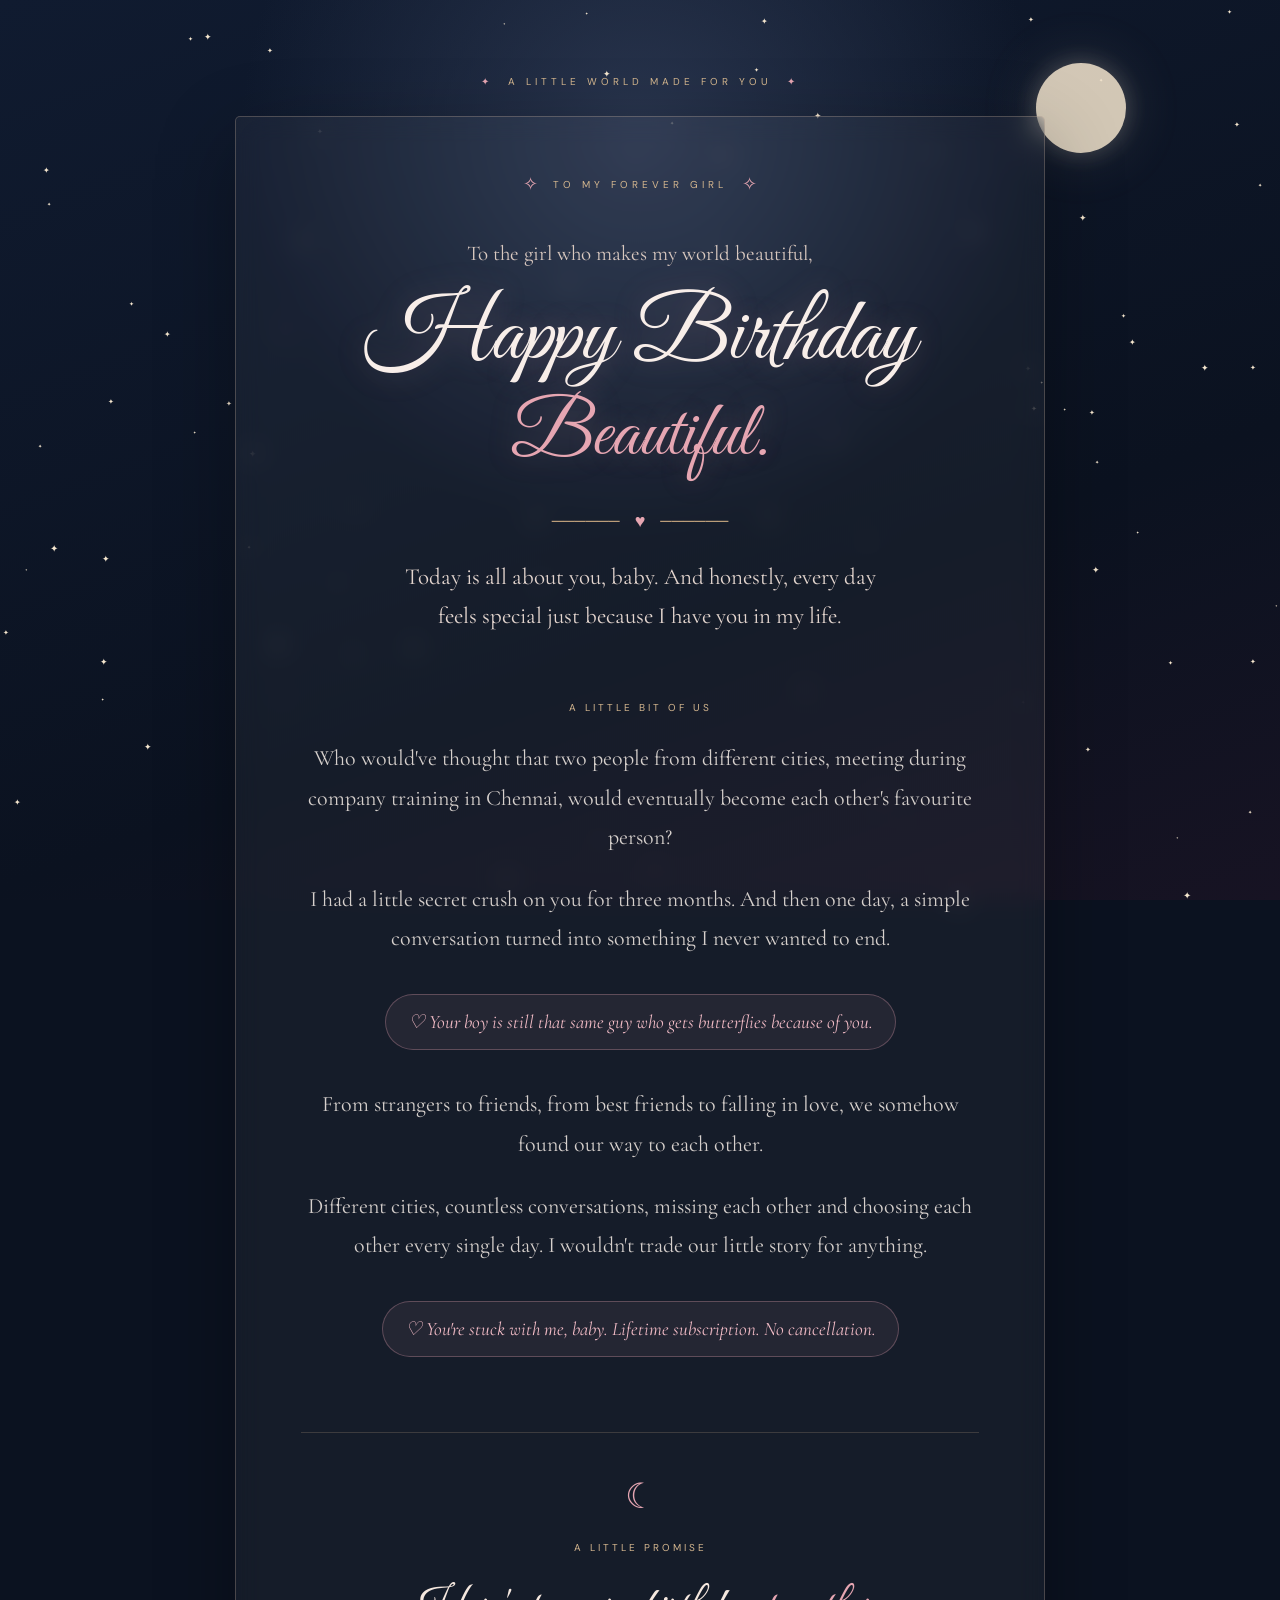
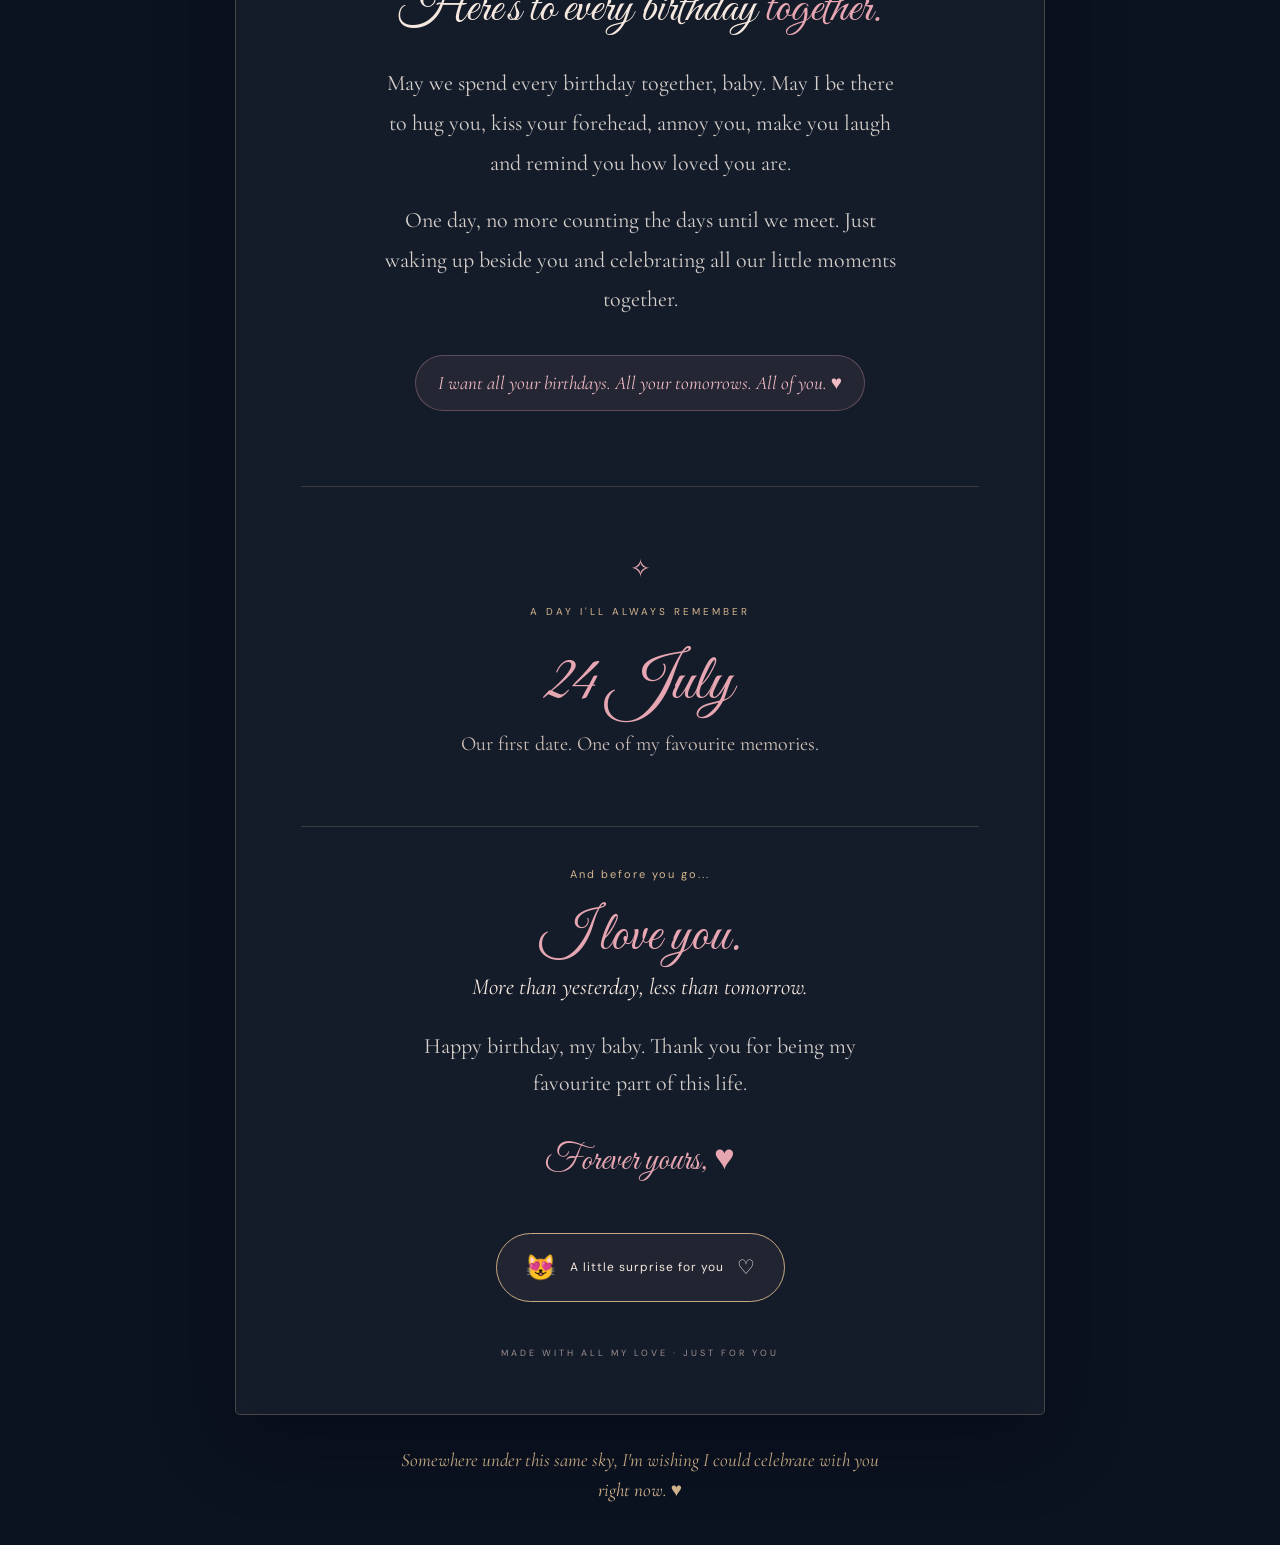
<file: index.html>
<!DOCTYPE html>
<html lang="en">

<head>
    <meta charset="UTF-8">
    <meta name="viewport" content="width=device-width, initial-scale=1.0">

    <title>For My Favourite Girl ♥</title>

    <link rel="stylesheet" href="style.css">

    <link rel="preconnect" href="https://fonts.googleapis.com">
    <link rel="preconnect" href="https://fonts.gstatic.com" crossorigin>

    <link href="https://fonts.googleapis.com/css2?family=Cormorant+Garamond:wght@400;500;600;700&family=DM+Sans:wght@300;400;500&family=Great+Vibes&display=swap" rel="stylesheet">
</head>

<body>

    <!-- Night sky -->
    <div class="sky"></div>
    <div class="moon"></div>
    <div class="stars" id="stars"></div>

    <!-- Background hearts -->
    <div class="heart-container" id="heartContainer"></div>

    <!-- Main content -->
    <main class="page">

        <div class="small-heading">
            <span>✦</span>
            A LITTLE WORLD MADE FOR YOU
            <span>✦</span>
        </div>

        <section class="birthday-card">

            <div class="card-top">
                <span class="tiny-star">✧</span>
                <span class="card-label">TO MY FOREVER GIRL</span>
                <span class="tiny-star">✧</span>
            </div>

            <p class="greeting">
                To the girl who makes my world beautiful,
            </p>

            <h1>
                Happy Birthday
                <span class="beautiful">Beautiful.</span>
            </h1>

            <div class="heart-divider">
                <span>──────</span>
                <span class="divider-heart">♥</span>
                <span>──────</span>
            </div>

            <p class="intro-text">
                Today is all about you, baby.
                And honestly, every day feels special
                just because I have you in my life.
            </p>

            <!-- Our story -->

            <div class="story-section">

                <p class="section-label">A LITTLE BIT OF US</p>

                <p class="story-text">
                    Who would've thought that two people
                    from different cities, meeting during
                    company training in Chennai, would
                    eventually become each other's favourite
                    person?
                </p>

                <p class="story-text">
                    I had a little secret crush on you for
                    three months. And then one day, a simple
                    conversation turned into something I
                    never wanted to end.
                </p>

                <div class="cute-message">
                    <span class="message-heart">♡</span>
                    Your boy is still that same guy who gets
                    butterflies because of you.
                </div>

                <p class="story-text">
                    From strangers to friends, from best
                    friends to falling in love, we somehow
                    found our way to each other.
                </p>

                <p class="story-text">
                    Different cities, countless conversations,
                    missing each other and choosing each other
                    every single day. I wouldn't trade our
                    little story for anything.
                </p>

                <div class="cute-message">
                    ♡ You're stuck with me, baby.
                    Lifetime subscription. No cancellation.
                </div>

            </div>

            <!-- Our promise -->

            <div class="promise-section">

                <div class="promise-icon">☾</div>

                <p class="section-label">A LITTLE PROMISE</p>

                <h2>
                    Here's to every birthday
                    <span>together.</span>
                </h2>

                <p class="promise-text">
                    May we spend every birthday together,
                    baby. May I be there to hug you,
                    kiss your forehead, annoy you,
                    make you laugh and remind you
                    how loved you are.
                </p>

                <p class="promise-text">
                    One day, no more counting the days
                    until we meet. Just waking up beside
                    you and celebrating all our little
                    moments together.
                </p>

                <div class="cute-message special-message">
                    I want all your birthdays.
                    All your tomorrows.
                    All of you. ♥
                </div>

            </div>

            <!-- First date -->

            <div class="first-date">

                <span class="date-star">✧</span>

                <p class="section-label">A DAY I'LL ALWAYS REMEMBER</p>

                <p class="date-number">24 July</p>

                <p class="date-caption">
                    Our first date. One of my favourite memories.
                </p>

            </div>

            <!-- Ending -->

            <div class="ending">

                <p class="ending-small">
                    And before you go...
                </p>

                <h2>
                    I love you.
                    <span>More than yesterday, less than tomorrow.</span>
                </h2>

                <p class="ending-text">
                    Happy birthday, my baby.
                    Thank you for being my favourite part
                    of this life.
                </p>

                <div class="signature">
                    Forever yours, ♥
                </div>

            </div>

            <!-- Surprise button -->

            <a href="memories.html" class="memory-button">

                <span class="cat-emoji">😻</span>

                <span class="button-text">
                    A little surprise for you
                </span>

                <span class="arrow">♡</span>

            </a>

            <p class="bottom-note">
                MADE WITH ALL MY LOVE · JUST FOR YOU
            </p>

        </section>

        <p class="outside-message">
            Somewhere under this same sky, I'm wishing
            I could celebrate with you right now. ♥
        </p>

    </main>

    <script src="script.js"></script>

</body>
</html>
</file>
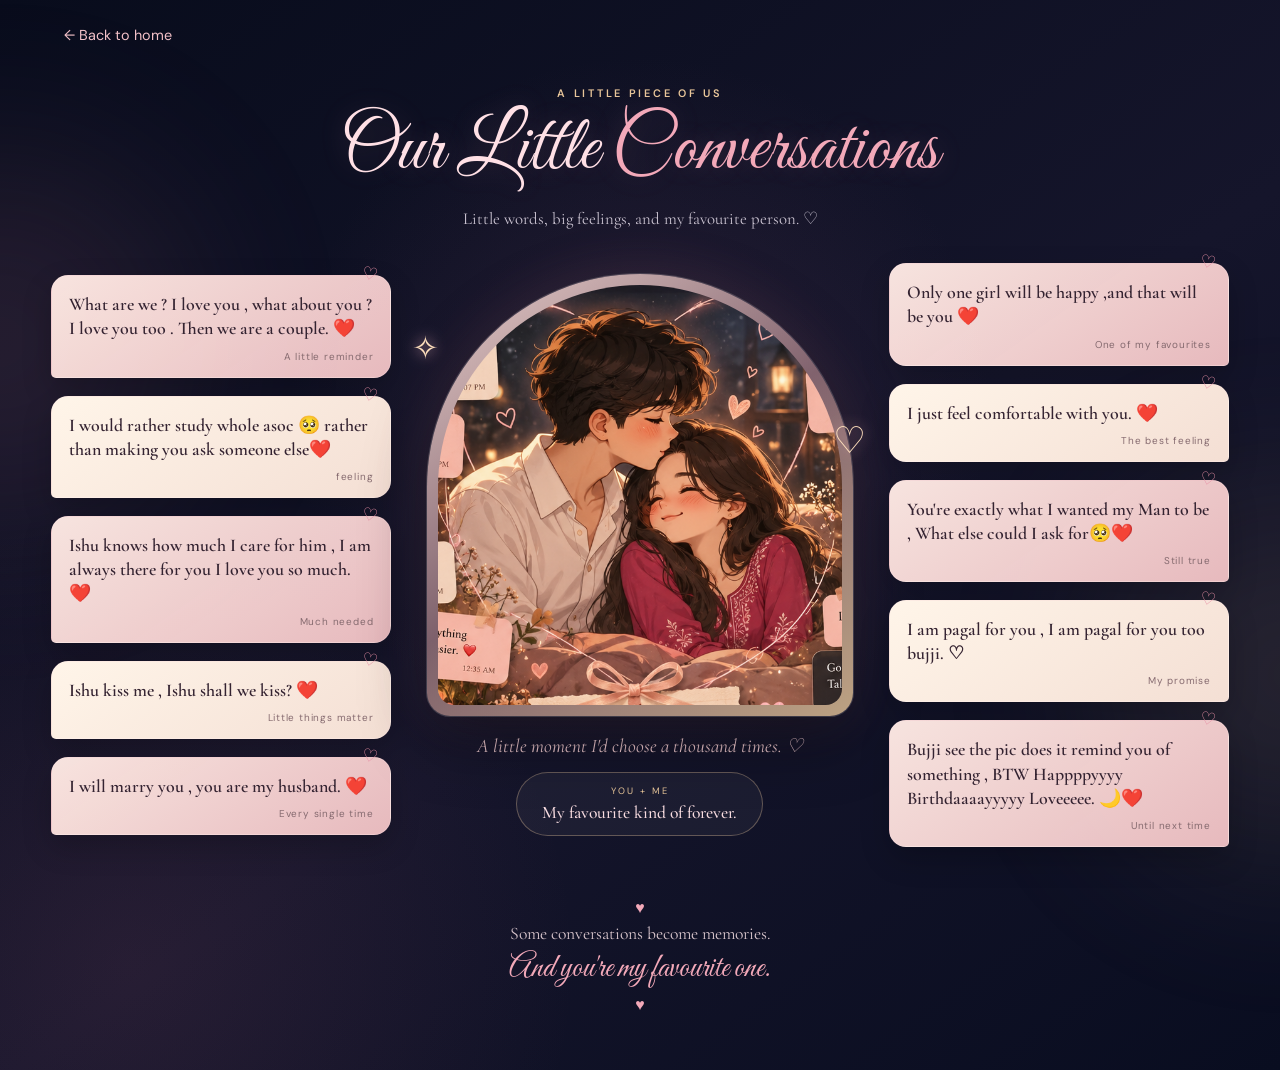
<file: memories.html>
<!DOCTYPE html>
<html lang="en">
<head>
    <meta charset="UTF-8">
    <meta name="viewport" content="width=device-width, initial-scale=1.0">
    <title>Our Little Conversations ♥</title>
    <link rel="stylesheet" href="memories.css">
    <script src="memories.js" defer></script>
</head>
<body>
    <div class="sky-glow glow-one"></div>
    <div class="sky-glow glow-two"></div>

    <a class="back-link" href="index.html">← Back to home</a>

    <main class="page-shell">
        <header class="page-heading">
            <p class="eyebrow">A LITTLE PIECE OF US</p>
            <h1>Our Little <span>Conversations</span></h1>
            <p class="subtitle">Little words, big feelings, and my favourite person. ♡</p>
        </header>

        <section class="memory-layout" aria-label="A collection of our conversations">
            <div class="message-column left-column" id="leftMessages"></div>

            <div class="couple-area">
                <div class="photo-frame">
                    <span class="photo-sparkle sparkle-one">✧</span>
                    <span class="photo-sparkle sparkle-two">♡</span>
                    <img src="couple-kiss.png"
                         alt="An illustrated boy in a white shirt kissing a girl in a dark pink kurti on her head">
                </div>
                <p class="photo-caption">A little moment I'd choose a thousand times. ♡</p>
                <div class="center-note">
                    <span>YOU + ME</span>
                    <strong>My favourite kind of forever.</strong>
                </div>
            </div>

            <div class="message-column right-column" id="rightMessages"></div>
        </section>

        <footer class="closing-note">
            <span class="tiny-heart">♥</span>
            <p>Some conversations become memories.</p>
            <p class="closing-script">And you're my favourite one.</p>
            <span class="tiny-heart">♥</span>
        </footer>
    </main>
</body>
</html>
</file>
<file: style.css>
/* =========================
   RESET
========================= */

* {
    margin: 0;
    padding: 0;
    box-sizing: border-box;
}

html {
    scroll-behavior: smooth;
}

body {
    min-height: 100vh;
    overflow-x: hidden;

    background: #0b1220;
    color: #f8eee9;

    font-family: "DM Sans", sans-serif;
}

/* =========================
   DREAMY NIGHT SKY
========================= */

.sky {
    position: fixed;
    inset: 0;
    z-index: -3;

    background:
        radial-gradient(
            circle at 50% 15%,
            #29354e 0%,
            transparent 40%
        ),
        linear-gradient(
            160deg,
            #101b30,
            #0b1220 65%,
            #171323
        );
}

.moon {
    position: fixed;
    top: 7%;
    right: 12%;

    width: 90px;
    height: 90px;

    border-radius: 50%;

    background: #f6e7cf;

    box-shadow:
        0 0 25px rgba(246, 231, 207, 0.3),
        0 0 80px rgba(246, 231, 207, 0.15);

    opacity: 0.85;
    z-index: -2;
}

/* =========================
   STARS
========================= */

.stars {
    position: fixed;
    inset: 0;
    z-index: -1;
    pointer-events: none;
}

.star {
    position: absolute;

    color: #f6e7cf;

    animation: twinkle 3s infinite ease-in-out;
}

@keyframes twinkle {
    0%, 100% {
        opacity: 0.2;
        transform: scale(0.8);
    }

    50% {
        opacity: 1;
        transform: scale(1.2);
    }
}

/* =========================
   FLOATING HEARTS
========================= */

.heart-container {
    position: fixed;
    inset: 0;
    pointer-events: none;
    z-index: 0;
}

.floating-heart {
    position: absolute;
    bottom: -30px;

    color: #e6a6b2;

    animation: floatHeart linear forwards;
}

@keyframes floatHeart {
    0% {
        transform: translateY(0) rotate(0);
        opacity: 0;
    }

    15% {
        opacity: 0.6;
    }

    100% {
        transform: translateY(-110vh) rotate(45deg);
        opacity: 0;
    }
}

/* =========================
   PAGE
========================= */

.page {
    position: relative;
    z-index: 1;

    width: 100%;
    max-width: 850px;

    margin: auto;
    padding: 75px 20px 40px;

    text-align: center;
}

.small-heading {
    margin-bottom: 28px;

    color: #d5b78f;

    font-size: 10px;
    letter-spacing: 4px;
}

.small-heading span {
    color: #e6a6b2;
    margin: 0 8px;
}

/* =========================
   BIRTHDAY CARD
========================= */

.birthday-card {
    position: relative;

    padding: 55px 65px;

    background: rgba(255, 255, 255, 0.045);

    border: 1px solid rgba(230, 198, 171, 0.25);

    border-radius: 5px;

    backdrop-filter: blur(12px);
    -webkit-backdrop-filter: blur(12px);

    box-shadow:
        0 25px 80px rgba(0, 0, 0, 0.3),
        inset 0 0 35px rgba(255, 255, 255, 0.015);

    animation: cardAppear 1.5s ease both;
}

@keyframes cardAppear {
    from {
        opacity: 0;
        transform: translateY(30px);
    }

    to {
        opacity: 1;
        transform: translateY(0);
    }
}

/* =========================
   CARD TOP
========================= */

.card-top {
    display: flex;
    align-items: center;
    justify-content: center;
    gap: 15px;

    margin-bottom: 45px;
}

.card-label {
    font-size: 10px;
    letter-spacing: 4px;
    color: #d5b78f;
}

.tiny-star {
    color: #e6a6b2;
    font-size: 18px;
}

/* =========================
   MAIN GREETING
========================= */

.greeting {
    color: #d9c9c0;

    font-family: "Cormorant Garamond", serif;
    font-size: 21px;

    margin-bottom: 18px;
}

h1 {
    font-family: "Great Vibes", cursive;

    font-size: clamp(55px, 9vw, 90px);
    font-weight: 400;

    line-height: 1.2;

    color: #f8eee9;

    text-shadow:
        0 0 30px rgba(230, 166, 178, 0.25);
}

.beautiful {
    display: block;

    color: #e6a6b2;

    font-size: 0.85em;
}

.heart-divider {
    display: flex;
    justify-content: center;
    align-items: center;
    gap: 15px;

    margin: 25px 0;

    color: #c9a981;
}

.divider-heart {
    color: #e6a6b2;
    font-size: 18px;

    animation: heartbeat 1.6s infinite;
}

@keyframes heartbeat {
    0%, 100% {
        transform: scale(1);
    }

    25% {
        transform: scale(1.25);
    }

    50% {
        transform: scale(1);
    }
}

.intro-text {
    max-width: 500px;

    margin: auto;

    font-family: "Cormorant Garamond", serif;
    font-size: 23px;
    line-height: 1.7;

    color: #e3d5ce;
}

/* =========================
   STORY SECTION
========================= */

.story-section {
    margin-top: 65px;
}

.section-label {
    color: #d5b78f;

    font-size: 10px;
    letter-spacing: 3px;

    margin-bottom: 25px;
}

.story-text {
    color: #d6d0cc;

    font-family: "Cormorant Garamond", serif;
    font-size: 22px;

    line-height: 1.8;

    margin-bottom: 22px;
}

/* =========================
   CUTE CLINGY MESSAGES
========================= */

.cute-message {
    display: table;

    max-width: 100%;

    margin: 35px auto;
    padding: 13px 22px;

    border: 1px solid rgba(230, 166, 178, 0.3);
    border-radius: 40px;

    background: rgba(230, 166, 178, 0.07);

    color: #f0bbc5;

    font-family: "Cormorant Garamond", serif;
    font-size: 19px;
    font-style: italic;

    line-height: 1.5;

    transition: 0.4s ease;
}

.cute-message:hover {
    background: rgba(230, 166, 178, 0.14);
    transform: translateY(-3px);
}

/* =========================
   PROMISE SECTION
========================= */

.promise-section {
    margin-top: 75px;
    padding: 40px 25px;

    border-top: 1px solid rgba(213, 183, 143, 0.2);
    border-bottom: 1px solid rgba(213, 183, 143, 0.2);
}

.promise-icon {
    color: #e6a6b2;
    font-size: 35px;

    margin-bottom: 22px;
}

.promise-section h2 {
    font-family: "Great Vibes", cursive;
    font-size: 48px;
    font-weight: 400;

    color: #f5e8df;

    margin-bottom: 25px;
}

.promise-section h2 span {
    color: #e6a6b2;
}

.promise-text {
    max-width: 520px;

    margin: 0 auto 18px;

    color: #d6d0cc;

    font-family: "Cormorant Garamond", serif;
    font-size: 22px;
    line-height: 1.8;
}

.special-message {
    margin-top: 35px;
}

/* =========================
   FIRST DATE
========================= */

.first-date {
    padding: 65px 10px 50px;
}

.date-star {
    display: block;

    color: #e6a6b2;
    font-size: 25px;

    margin-bottom: 20px;
}

.date-number {
    font-family: "Great Vibes", cursive;

    color: #e6a6b2;

    font-size: 65px;
    margin-bottom: 8px;
}

.date-caption {
    color: #cfc1b9;

    font-family: "Cormorant Garamond", serif;
    font-size: 20px;
}

/* =========================
   ENDING
========================= */

.ending {
    margin-top: 20px;
    padding-top: 40px;

    border-top: 1px solid rgba(213, 183, 143, 0.2);
}

.ending-small {
    color: #d5b78f;

    font-size: 11px;
    letter-spacing: 2px;

    margin-bottom: 20px;
}

.ending h2 {
    font-family: "Great Vibes", cursive;

    font-size: 55px;
    font-weight: 400;

    color: #e6a6b2;

    line-height: 1.3;
}

.ending h2 span {
    display: block;

    color: #f5e8df;

    font-family: "Cormorant Garamond", serif;
    font-size: 23px;
    font-style: italic;
}

.ending-text {
    max-width: 450px;

    margin: 25px auto;

    color: #d6d0cc;

    font-family: "Cormorant Garamond", serif;
    font-size: 22px;
    line-height: 1.7;
}

.signature {
    margin: 35px 0;

    color: #e6a6b2;

    font-family: "Great Vibes", cursive;
    font-size: 35px;
}

/* =========================
   SURPRISE BUTTON
========================= */

.memory-button {
    display: inline-flex;
    align-items: center;
    justify-content: center;
    gap: 13px;

    margin-top: 15px;
    padding: 17px 28px;

    border: 1px solid #c9a981;
    border-radius: 40px;

    color: #f5e8df;
    text-decoration: none;

    font-size: 12px;
    letter-spacing: 1px;

    background: rgba(230, 166, 178, 0.06);

    transition: all 0.4s ease;
}

.memory-button:hover {
    background: #e6a6b2;
    color: #111a2b;

    border-color: #e6a6b2;

    transform: translateY(-4px);

    box-shadow: 0 8px 30px rgba(230, 166, 178, 0.25);
}

/* Cat emoji animation */

.cat-emoji {
    display: inline-block;
    font-size: 25px;

    animation: catBounce 1.5s ease-in-out infinite;
}

@keyframes catBounce {
    0%, 100% {
        transform: translateY(0) rotate(0);
    }

    30% {
        transform: translateY(-5px) rotate(-8deg);
    }

    60% {
        transform: translateY(0) rotate(8deg);
    }
}

/* Button heart */

.arrow {
    font-size: 20px;
    transition: transform 0.3s ease;
}

.memory-button:hover .arrow {
    transform: scale(1.4);
}

/* =========================
   BOTTOM NOTE
========================= */

.bottom-note {
    margin-top: 45px;

    color: #9c9090;

    font-size: 9px;
    letter-spacing: 3px;
}

/* =========================
   OUTSIDE MESSAGE
========================= */

.outside-message {
    max-width: 500px;

    margin: 30px auto 0;

    color: #d5b78f;

    font-family: "Cormorant Garamond", serif;
    font-size: 19px;
    font-style: italic;

    line-height: 1.6;
}

/* =========================
   RESPONSIVE DESIGN
========================= */

@media (max-width: 650px) {

    .page {
        padding: 60px 12px 30px;
    }

    .birthday-card {
        padding: 40px 22px;
    }

    .moon {
        width: 55px;
        height: 55px;

        top: 3%;
        right: 6%;
    }

    .card-label {
        font-size: 8px;
        letter-spacing: 2px;
    }

    .greeting {
        font-size: 19px;
    }

    .intro-text {
        font-size: 20px;
    }

    .story-text {
        font-size: 20px;
    }

    .cute-message {
        font-size: 17px;
        padding: 12px 16px;
    }

    .promise-section {
        padding: 35px 10px;
    }

    .promise-section h2 {
        font-size: 39px;
    }

    .promise-text {
        font-size: 20px;
    }

    .ending h2 {
        font-size: 45px;
    }

    .ending h2 span {
        font-size: 20px;
    }

    .date-number {
        font-size: 55px;
    }

    .memory-button {
        padding: 15px 17px;
        font-size: 11px;
    }

}

/* =========================
   REDUCED MOTION
========================= */

@media (prefers-reduced-motion: reduce) {

    *,
    *::before,
    *::after {
        animation-duration: 0.01ms !important;
        animation-iteration-count: 1 !important;
        scroll-behavior: auto !important;
        transition-duration: 0.01ms !important;
    }

}
</file>
<file: memories.css>
@import url('https://fonts.googleapis.com/css2?family=Cormorant+Garamond:wght@400;500;600;700&family=DM+Sans:wght@400;500;600&family=Great+Vibes&display=swap');

:root {
    --navy: #090d20;
    --navy-soft: #121831;
    --pink: #f3a9b9;
    --pink-light: #ffe0e5;
    --gold: #e8c69a;
    --cream: #fff4e9;
}

* { box-sizing: border-box; }

body {
    margin: 0;
    min-height: 100vh;
    color: var(--cream);
    font-family: 'DM Sans', sans-serif;
    background:
        radial-gradient(circle at 50% 38%, rgba(100, 65, 94, .25), transparent 38%),
        radial-gradient(circle at 10% 90%, rgba(171, 91, 117, .12), transparent 30%),
        linear-gradient(145deg, #080c1c, #15152b 55%, #090d20);
    overflow-x: hidden;
}

body::before {
    content: "";
    position: fixed;
    inset: 0;
    pointer-events: none;
    opacity: .3;
    background-image: radial-gradient(#fff 0.7px, transparent 0.7px);
    background-size: 42px 42px;
    mask-image: linear-gradient(to bottom, black, transparent 85%);
}

.sky-glow {
    position: fixed;
    width: 360px;
    height: 360px;
    border-radius: 50%;
    filter: blur(100px);
    opacity: .13;
    pointer-events: none;
}
.glow-one { background: #e58ba9; top: 18%; left: -180px; }
.glow-two { background: #d4ad83; right: -190px; bottom: 5%; }

.back-link {
    position: relative;
    z-index: 2;
    display: inline-block;
    margin: 26px 0 0 5%;
    color: #f3c1c8;
    text-decoration: none;
    font-size: .9rem;
    transition: color .2s ease, transform .2s ease;
}
.back-link:hover { color: white; transform: translateX(-3px); }

.page-shell {
    width: min(1200px, 92%);
    margin: 0 auto;
    padding: 30px 0 55px;
}

.page-heading { text-align: center; margin-bottom: 34px; }
.eyebrow {
    color: var(--gold);
    letter-spacing: .25em;
    font-size: .68rem;
    font-weight: 600;
}
h1 {
    margin: 8px 0 4px;
    font: 500 clamp(2.8rem, 6vw, 5rem)/1.05 'Great Vibes', cursive;
    color: var(--pink-light);
    text-shadow: 0 0 28px rgba(243, 169, 185, .18);
}
h1 span { color: var(--pink); }
.subtitle { color: #c9c2d0; font: 1.05rem 'Cormorant Garamond', serif; }

.memory-layout {
    display: grid;
    grid-template-columns: minmax(190px, 1fr) minmax(300px, 1.25fr) minmax(190px, 1fr);
    align-items: center;
    gap: clamp(16px, 3vw, 36px);
}

.message-column {
    display: flex;
    flex-direction: column;
    gap: 18px;
}
.message-card {
    position: relative;
    padding: 16px 17px 14px;
    border: 1px solid rgba(255, 224, 229, .23);
    border-radius: 17px 17px 17px 5px;
    background: linear-gradient(145deg, rgba(255, 235, 229, .97), rgba(244, 196, 199, .94));
    color: #342331;
    box-shadow: 0 12px 30px rgba(0, 0, 0, .2);
    transform: translateY(16px);
    opacity: 0;
    transition: opacity .65s ease, transform .65s ease;
}
.message-card.visible { opacity: 1; transform: translateY(0); }
.right-column .message-card { border-radius: 17px 17px 5px 17px; }
.message-card:nth-child(even) { background: linear-gradient(145deg, #fff5e9, #f4dfd4); }
.message-card p {
    margin: 0;
    font: 600 1.12rem/1.35 'Cormorant Garamond', serif;
}
.message-card small {
    display: block;
    margin-top: 9px;
    color: #866b70;
    text-align: right;
    font-size: .62rem;
    letter-spacing: .08em;
}
.message-card::after {
    content: "♡";
    position: absolute;
    right: 12px;
    top: -13px;
    color: #e78fa5;
    font-size: 1.1rem;
    transform: rotate(12deg);
}

.couple-area { text-align: center; min-width: 0; }
.photo-frame {
    position: relative;
    width: 100%;
    max-width: 450px;
    margin: 0 auto;
    padding: 11px;
    border-radius: 220px 220px 24px 24px;
    background: linear-gradient(145deg, rgba(255, 226, 220, .9), rgba(211, 159, 161, .55), rgba(232, 198, 154, .8));
    box-shadow: 0 0 0 1px rgba(255,255,255,.16), 0 22px 65px rgba(0,0,0,.42), 0 0 55px rgba(229,145,171,.16);
}
.photo-frame img {
    display: block;
    width: 100%;
    aspect-ratio: 1 / 1.04;
    object-fit: cover;
    object-position: center 44%;
    border-radius: 210px 210px 17px 17px;
}
.photo-sparkle {
    position: absolute;
    z-index: 1;
    color: #ffe0bd;
    text-shadow: 0 0 14px #f5b8c5;
}
.sparkle-one { top: 12%; left: -15px; font-size: 2rem; }
.sparkle-two { right: -13px; top: 32%; font-size: 2.3rem; }
.photo-caption {
    margin: 18px 0 14px;
    color: #e9c5ca;
    font: italic 1.2rem 'Cormorant Garamond', serif;
}
.center-note {
    display: inline-flex;
    flex-direction: column;
    gap: 5px;
    padding: 12px 25px;
    border: 1px solid rgba(232,198,154,.35);
    border-radius: 999px;
    background: rgba(255,255,255,.045);
}
.center-note span { color: var(--gold); font-size: .58rem; letter-spacing: .22em; }
.center-note strong { color: #f8dce0; font: 500 1.1rem 'Cormorant Garamond', serif; }

.closing-note {
    margin: 50px auto 0;
    text-align: center;
    color: #d8c5cc;
}
.closing-note p { margin: 5px 0; font: 1.1rem 'Cormorant Garamond', serif; }
.closing-note .closing-script { color: var(--pink); font: 2rem 'Great Vibes', cursive; }
.tiny-heart { color: var(--pink); }

@media (max-width: 820px) {
    .memory-layout {
        grid-template-columns: 1fr 1fr;
        gap: 20px;
    }
    .couple-area { grid-column: 1 / -1; grid-row: 1; width: min(440px, 90%); margin: 0 auto 12px; }
    .left-column { grid-column: 1; grid-row: 2; }
    .right-column { grid-column: 2; grid-row: 2; }
    .message-card { padding: 13px; }
    .message-card p { font-size: 1.02rem; }
}

@media (max-width: 520px) {
    .page-shell { width: 91%; padding-top: 22px; }
    .back-link { margin-top: 19px; }
    .page-heading { margin-bottom: 25px; }
    .subtitle { font-size: .98rem; }
    .memory-layout { grid-template-columns: 1fr; gap: 13px; }
    .couple-area { grid-column: 1; grid-row: 1; width: min(340px, 94%); }
    .left-column, .right-column { grid-column: 1; }
    .left-column { grid-row: 2; }
    .right-column { grid-row: 3; }
    .message-column { gap: 12px; }
    .message-card { padding: 14px 16px; }
    .message-card p { font-size: 1.12rem; }
    .closing-note { margin-top: 34px; }
}

@media (prefers-reduced-motion: reduce) {
    *, *::before, *::after { scroll-behavior: auto !important; transition-duration: .01ms !important; }
}
</file>
